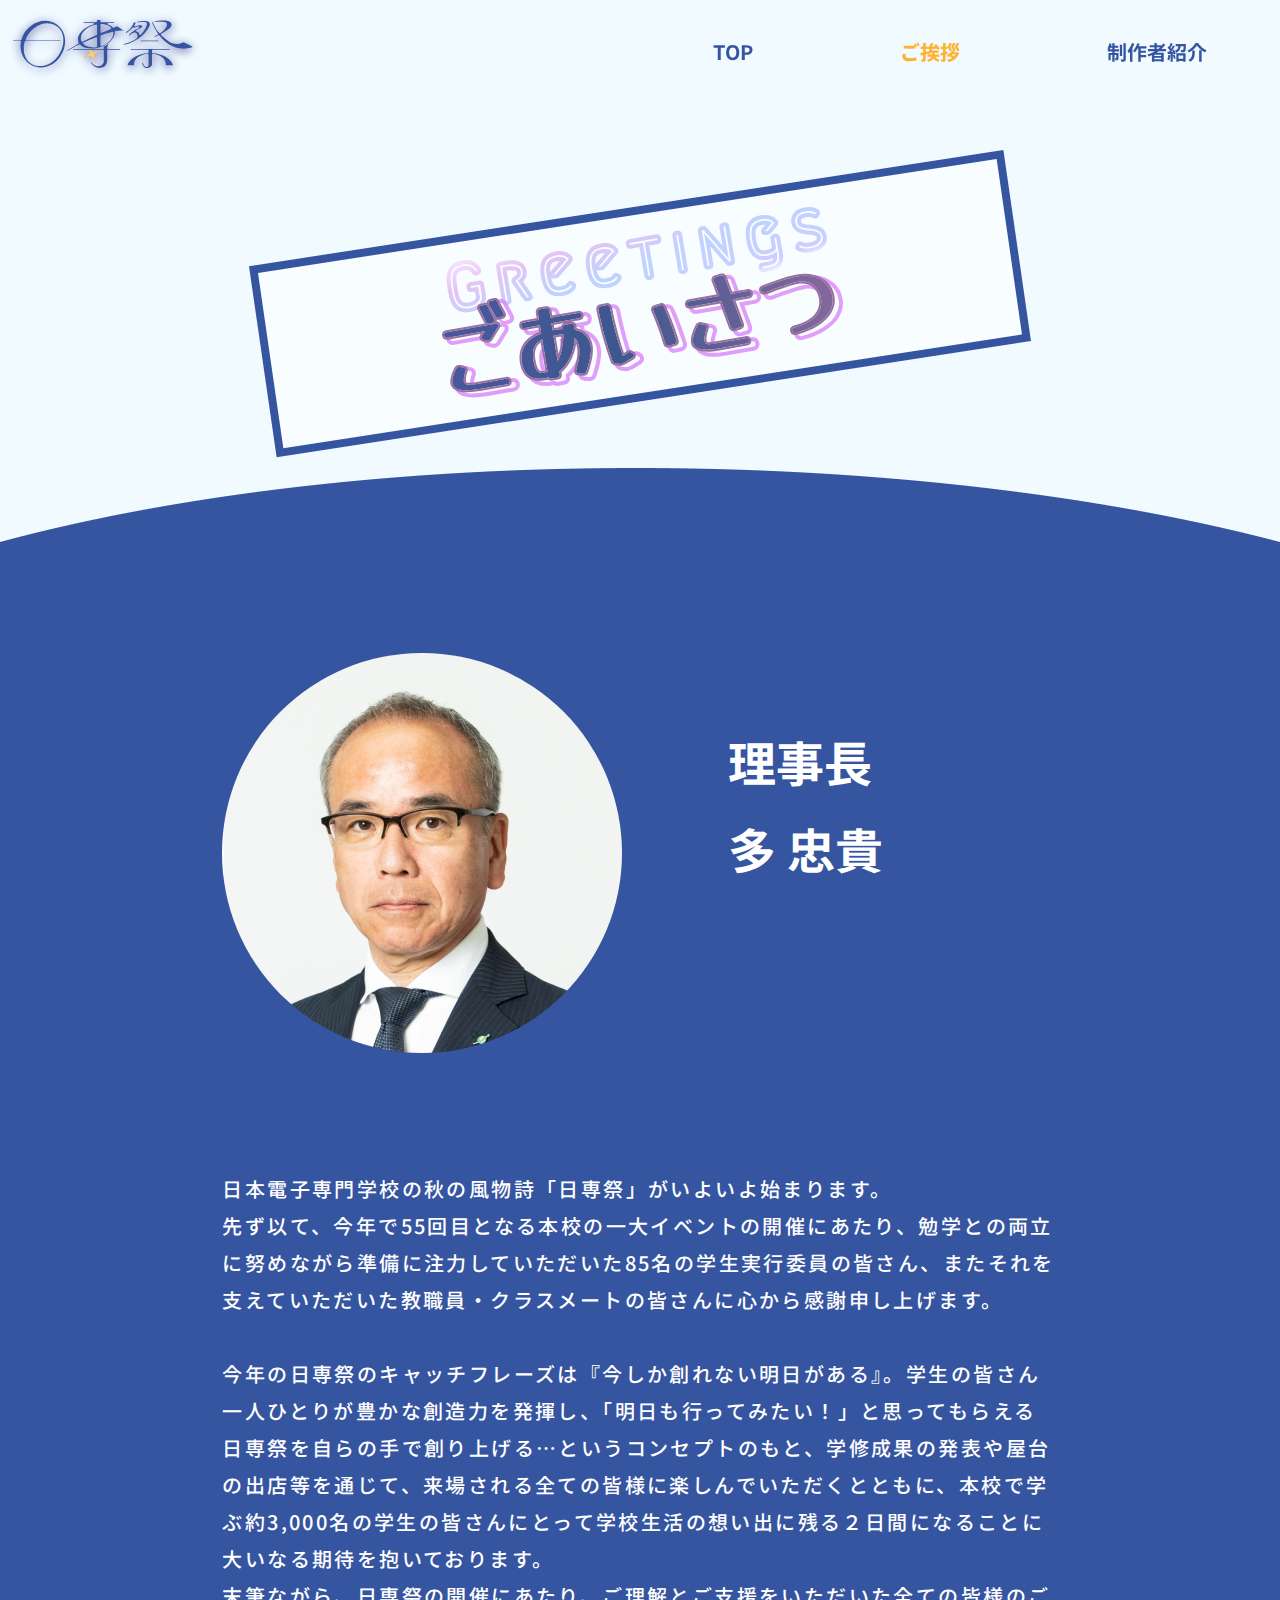
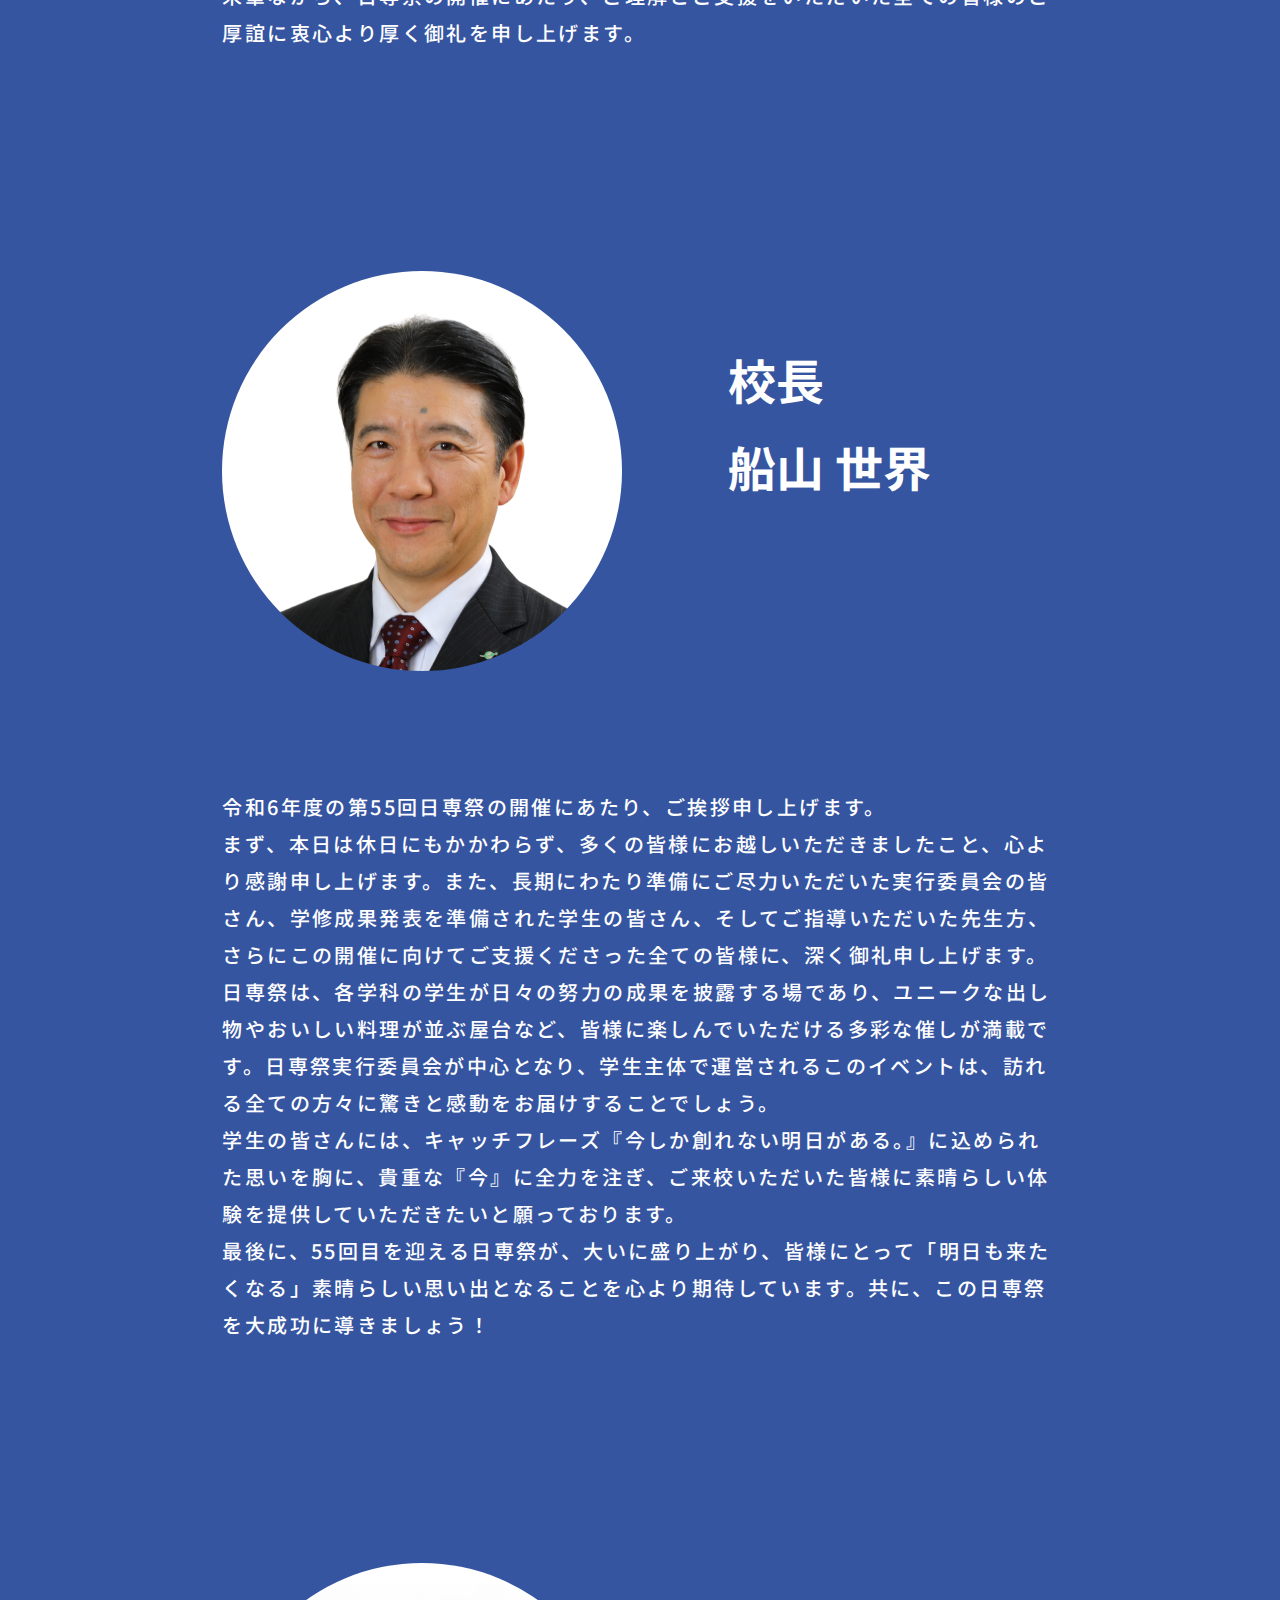
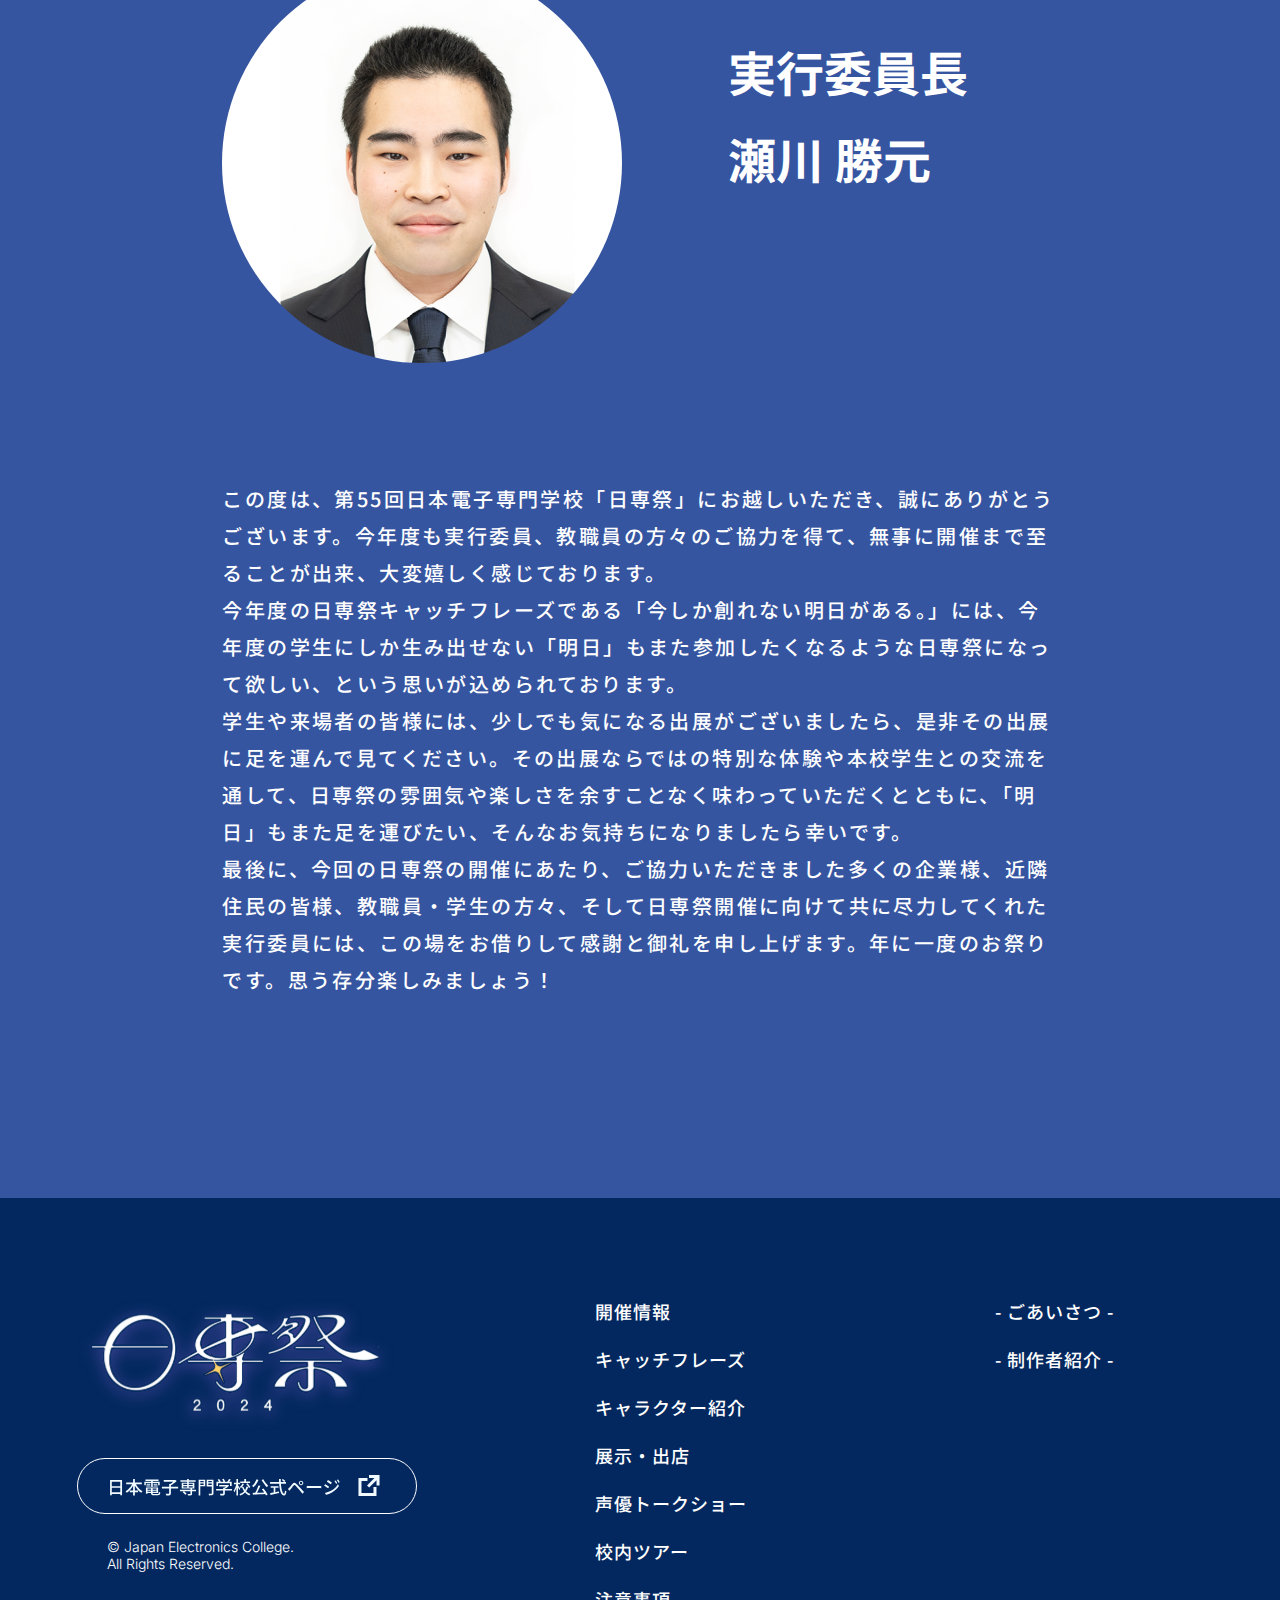
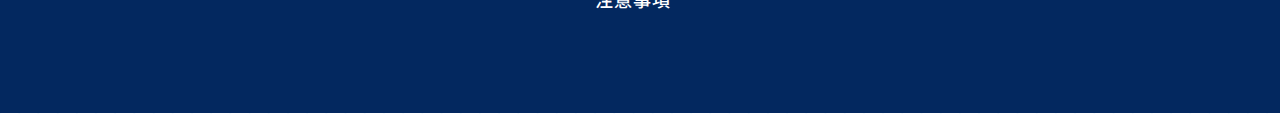
<file: greeting/index.html>
<!DOCTYPE html>
<html lang="ja">
  <head>
    <meta charset="UTF-8" />
    <meta name="viewport" content="width=device-width, initial-scale=1.0" />
    <link rel="stylesheet" href="../css/style.css" />
    <link rel="icon" type="image/x-icon" href="../img/favicon_256.ico" />
    <script src="../js/common.js" defer></script>
    <script src="https://cdn.jsdelivr.net/npm/swiper@8.4.7/swiper-bundle.min.js"></script>

    <title>ご挨拶｜2024日専祭</title>
  </head>
  <body>
    <div id="sub-container">
      <header class="sub-header">
        <a href="../index.html">
          <img
            class="header-logo"
            src="../img/header-logo.svg"
            alt="日専祭2024"
        /></a>

        <nav class="pc-nav pc-only">
          <ul>
            <li class="pc-nav-li"><a href="../index.html">TOP</a></li>
            <li class="pc-nav-active"><a href="index.html">ご挨拶</a></li>
            <li class="pc-nav-li">
              <a href="../member/index.html">制作者紹介</a>
            </li>
          </ul>
        </nav>
        <!-- ハンバーガメニュー スマホonly -->
        <div class="menu_icon phone-only">
          <div class="menu_icon-line linea"></div>
          <div class="menu_icon-line lineb"></div>
          <div class="menu_icon-line linec"></div>
        </div>

        <nav class="phone-nav phone-only">
          <ul>
            <li><a href="../index.html#event">開催情報</a></li>
            <li><a href="../index.html#catchphrase">キャッチフレーズ</a></li>
            <li><a href="../index.html#character">キャラクター紹介</a></li>
            <li><a href="../index.html#stalls">展示・出店</a></li>
            <li><a href="../index.html#voiceactor">声優トークショー</a></li>
            <li><a href="../index.html#executiveplan">校内ツアー</a></li>
            <li><a href="../index.html#precautions">注意事項</a></li>
          </ul>
          <ul>
            <li><a href="#">ごあいさつ</a></li>
            <li><a href="../member/index.html">制作者紹介</a></li>
            <li id="hp-link">
              <a href="https://www.jec.ac.jp/">日本電子専門学校公式ページ</a>
            </li>
          </ul>
        </nav>
      </header>
      <main>
        <h2 class="sub-title">
          <img src="../img/title-greeting.svg" alt="ご挨拶" />
        </h2>
        <article>
          <section class="greeting greeting1">
            <img
              class="greeting_img"
              src="../img/greeting-1.png"
              alt="理事長 多 忠貴"
            />
            <h3 class="greeting_name">理事長<br />多 忠貴</h3>
            <p class="greeting_text">
              日本電子専門学校の秋の風物詩「日専祭」がいよいよ始まります。<br />
              先ず以て、今年で55回目となる本校の一大イベントの開催にあたり、勉学との両立に努めながら準備に注力していただいた85名の学生実行委員の皆さん、またそれを支えていただいた教職員・クラスメートの皆さんに心から感謝申し上げます。
              <br /><br />
              今年の日専祭のキャッチフレーズは『今しか創れない明日がある』。学生の皆さん一人ひとりが豊かな創造力を発揮し、「明日も行ってみたい！」と思ってもらえる日専祭を自らの手で創り上げる…というコンセプトのもと、学修成果の発表や屋台の出店等を通じて、来場される全ての皆様に楽しんでいただくとともに、本校で学ぶ約3,000名の学生の皆さんにとって学校生活の想い出に残る２日間になることに大いなる期待を抱いております。<br /><br />
              末筆ながら、日専祭の開催にあたり、ご理解とご支援をいただいた全ての皆様のご厚誼に衷心より厚く御礼を申し上げます。
            </p>
          </section>
          <section class="greeting">
            <img
              class="greeting_img"
              src="../img/greeting-2.png"
              alt="校長 船山 世界"
            />
            <h3 class="greeting_name">校長<br />船山 世界</h3>
            <p class="greeting_text">
              令和6年度の第55回日専祭の開催にあたり、ご挨拶申し上げます。<br />
              まず、本日は休日にもかかわらず、多くの皆様にお越しいただきましたこと、心より感謝申し上げます。また、長期にわたり準備にご尽力いただいた実行委員会の皆さん、学修成果発表を準備された学生の皆さん、そしてご指導いただいた先生方、さらにこの開催に向けてご支援くださった全ての皆様に、深く御礼申し上げます。<br /><br />
              日専祭は、各学科の学生が日々の努力の成果を披露する場であり、ユニークな出し物やおいしい料理が並ぶ屋台など、皆様に楽しんでいただける多彩な催しが満載です。日専祭実行委員会が中心となり、学生主体で運営されるこのイベントは、訪れる全ての方々に驚きと感動をお届けすることでしょう。<br /><br />
              学生の皆さんには、キャッチフレーズ『今しか創れない明日がある。』に込められた思いを胸に、貴重な『今』に全力を注ぎ、ご来校いただいた皆様に素晴らしい体験を提供していただきたいと願っております。<br />
              最後に、55回目を迎える日専祭が、大いに盛り上がり、皆様にとって「明日も来たくなる」素晴らしい思い出となることを心より期待しています。共に、この日専祭を大成功に導きましょう！
            </p>
          </section>
          <section class="greeting">
            <img
              class="greeting_img"
              src="../img/greeting-3.png"
              alt="実行委員長 瀬川 勝元"
            />
            <h3 class="greeting_name">実行委員長<br />瀬川 勝元</h3>
            <p class="greeting_text">
              この度は、第55回日本電子専門学校「日専祭」にお越しいただき、誠にありがとうございます。今年度も実行委員、教職員の方々のご協力を得て、無事に開催まで至ることが出来、大変嬉しく感じております。<br />
              今年度の日専祭キャッチフレーズである「今しか創れない明日がある。」には、今年度の学生にしか生み出せない「明日」もまた参加したくなるような日専祭になって欲しい、という思いが込められております。<br /><br />
              学生や来場者の皆様には、少しでも気になる出展がございましたら、是非その出展に足を運んで見てください。その出展ならではの特別な体験や本校学生との交流を通して、日専祭の雰囲気や楽しさを余すことなく味わっていただくとともに、「明日」もまた足を運びたい、そんなお気持ちになりましたら幸いです。<br /><br />
              最後に、今回の日専祭の開催にあたり、ご協力いただきました多くの企業様、近隣住民の皆様、教職員・学生の方々、そして日専祭開催に向けて共に尽力してくれた実行委員には、この場をお借りして感謝と御礼を申し上げます。年に一度のお祭りです。思う存分楽しみましょう！
            </p>
          </section>
        </article>
      </main>
      <footer>
        <div class="footer-container">
          <p class="footer-logo">
            <a href="../index.html"
              ><img src="../img/footer-logo.svg" alt="日専祭2024"
            /></a>
          </p>

          <ul class="footer-ul footer-ul-ul1">
            <li><a href="../index.html#event">開催情報</a></li>
            <li><a href="../index.html#catchphrase">キャッチフレーズ</a></li>
            <li><a href="../index.html#character">キャラクター紹介</a></li>
            <li><a href="../index.html#stalls">展示・出店</a></li>
            <li><a href="../index.html#voiceactor">声優トークショー</a></li>
            <li><a href="../index.html#executiveplan">校内ツアー</a></li>
            <li><a href="../index.html#precautions">注意事項</a></li>
          </ul>
          <ul class="footer-ul footer-ul-ul2">
            <li><a href="../greeting/index.html">- ごあいさつ -</a></li>
            <li><a href="../member/index.html">- 制作者紹介 -</a></li>
          </ul>

          <a href="https://www.jec.ac.jp/">
            <img
              class="hpbtn"
              src="../img/hpbtn.svg"
              alt="ホームページへのリンク"
            />
          </a>

          <small
            >&copy; Japan Electronics College. <br />
            All Rights Reserved.</small
          >
        </div>
      </footer>
      <img class="backtotop" src="../img/btn-white.png" alt="backtotop" />
    </div>
  </body>
</html>
</file>
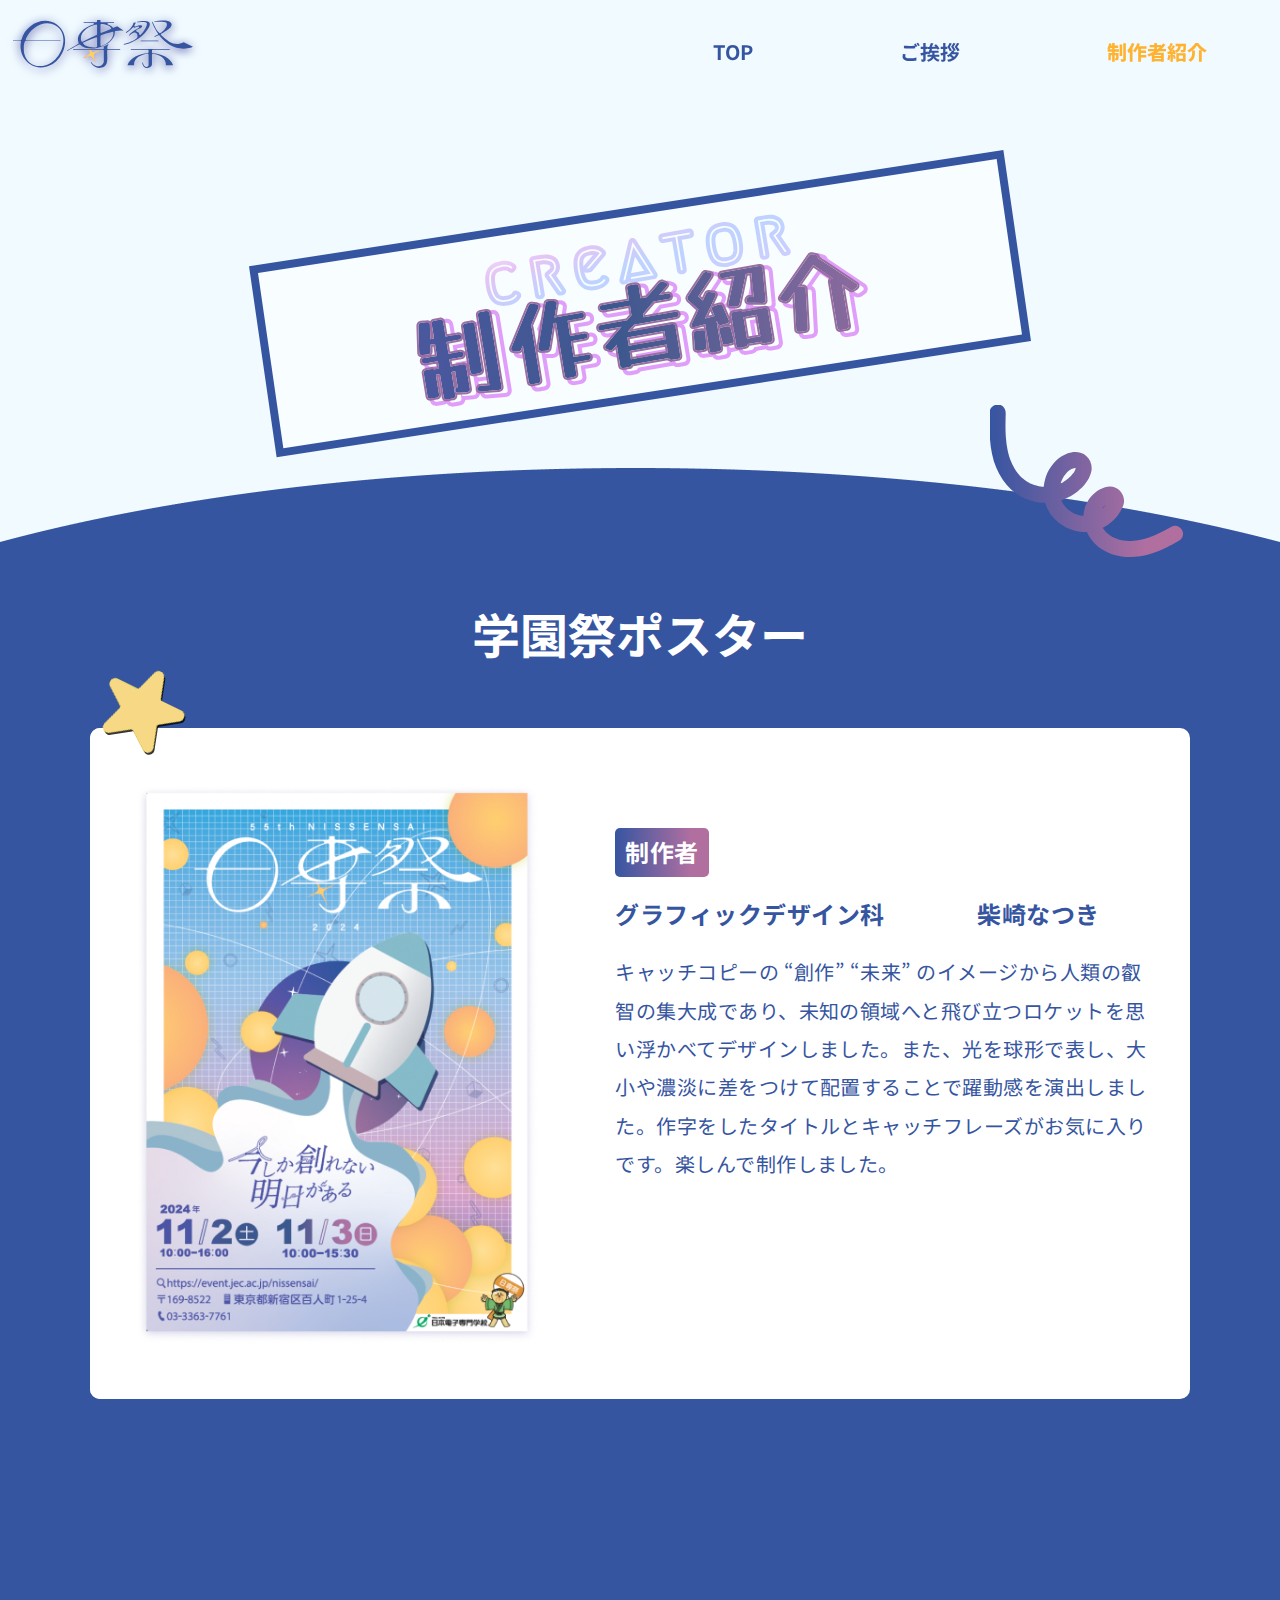
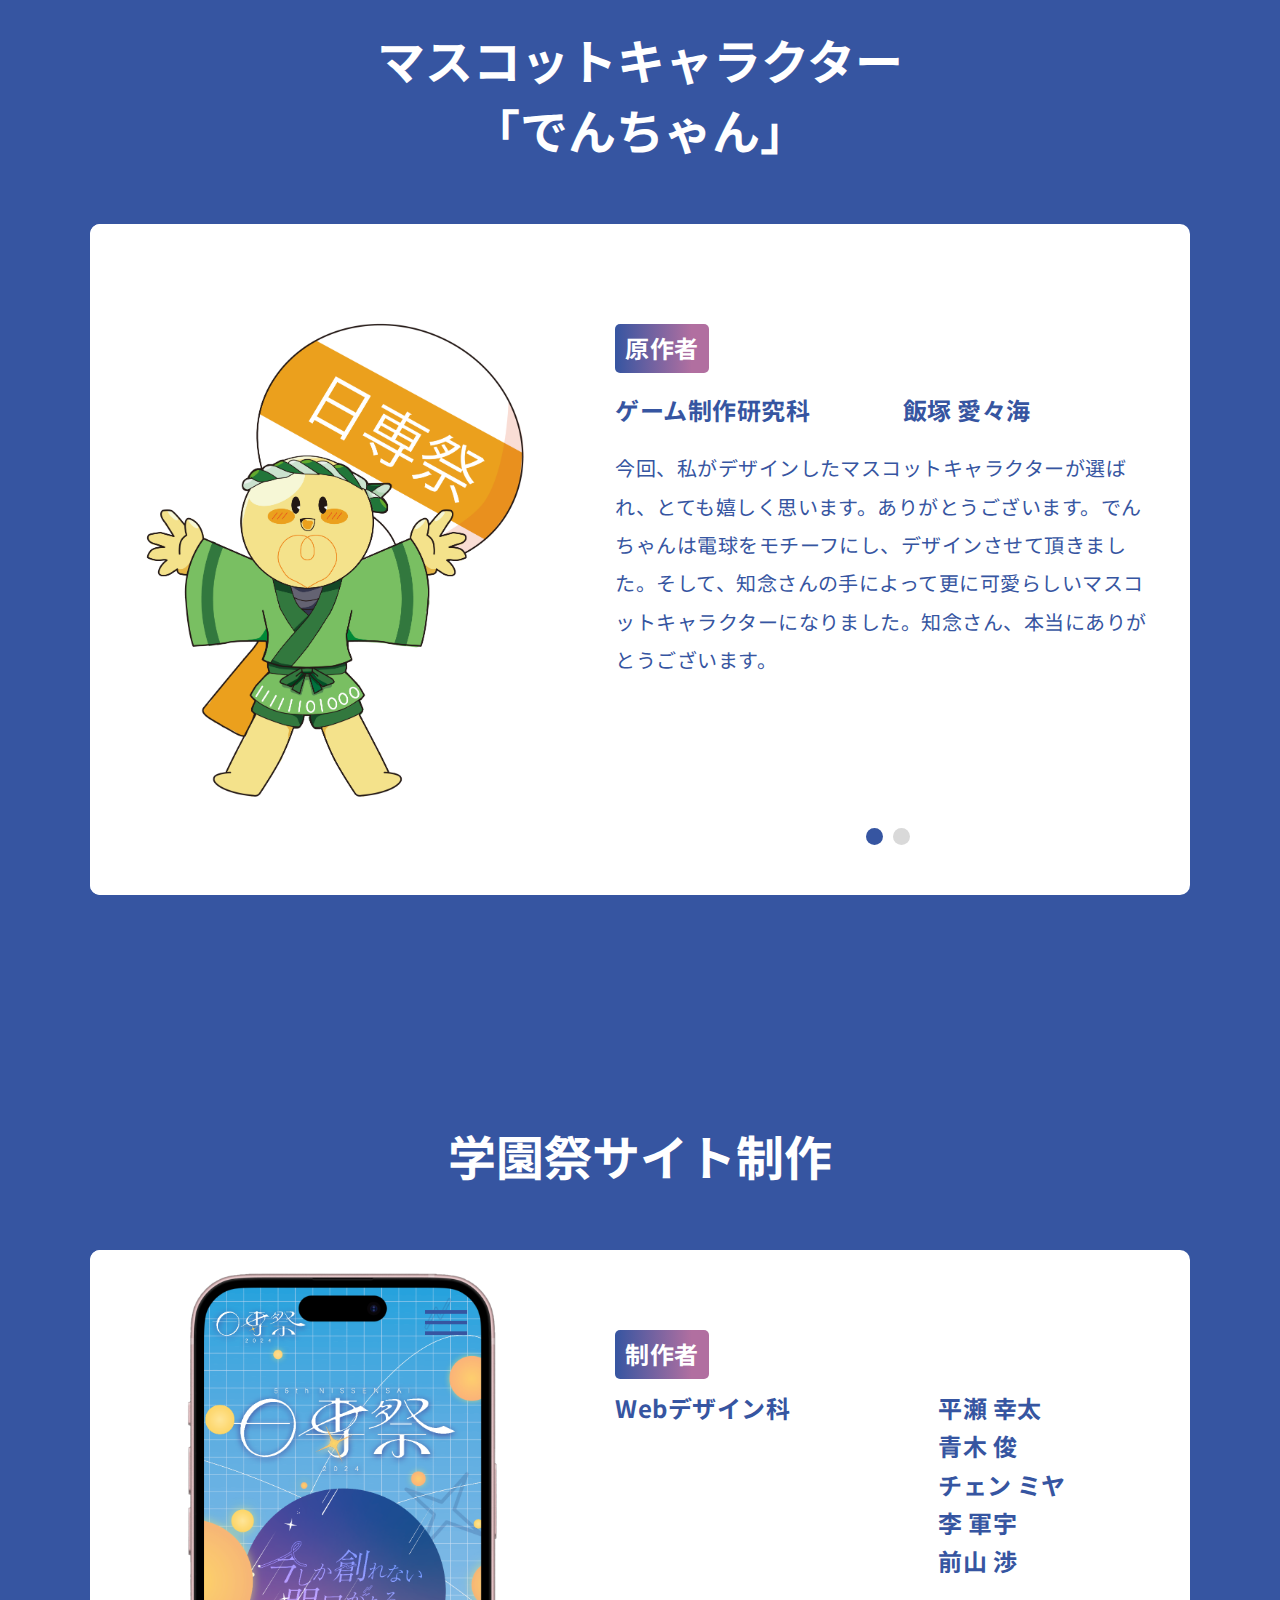
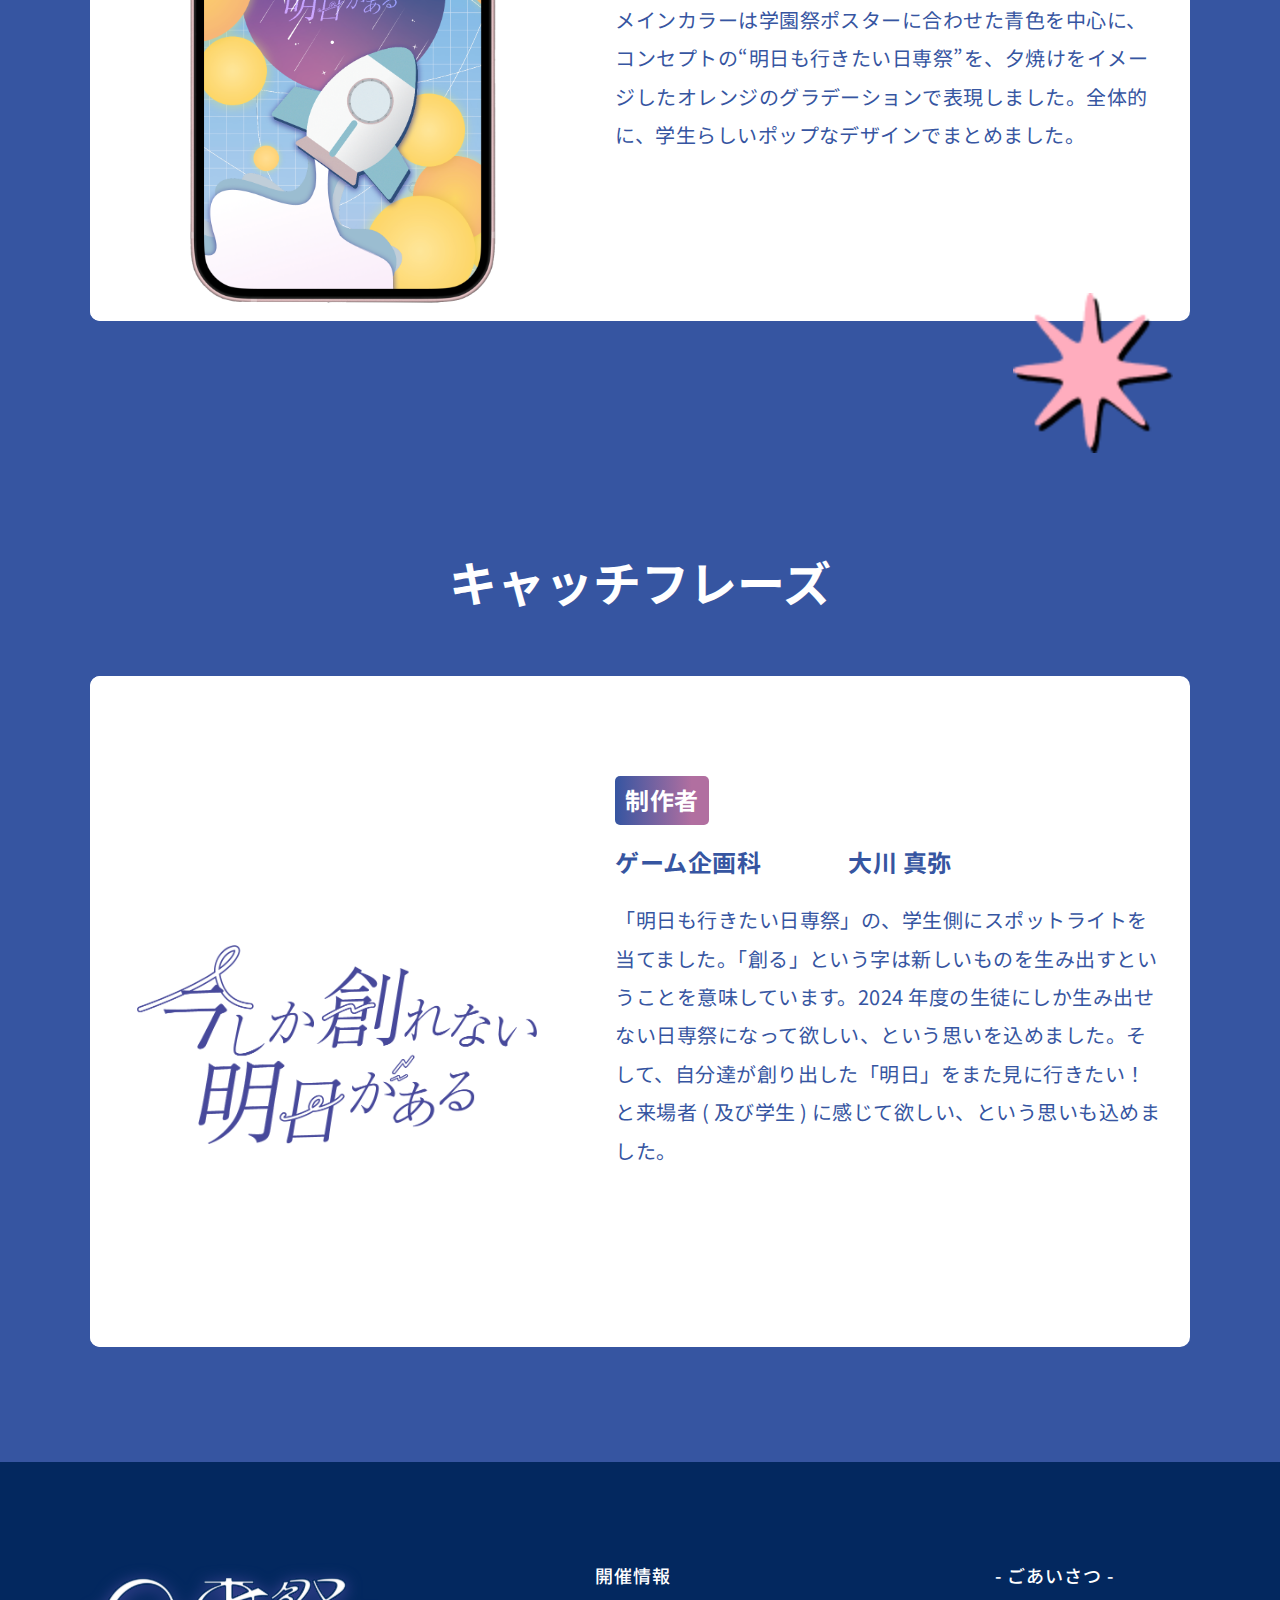
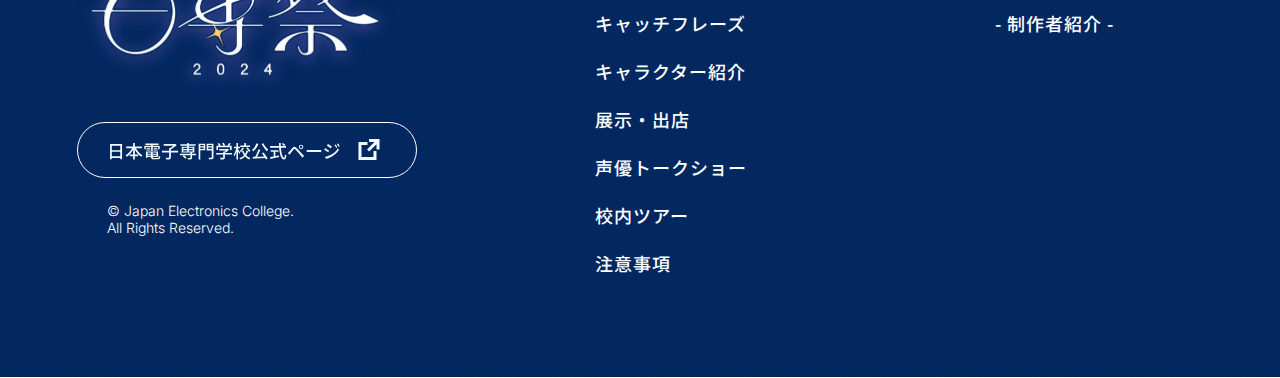
<file: member/index.html>
<!DOCTYPE html>
<html lang="ja">
  <head>
    <meta charset="UTF-8" />
    <meta name="viewport" content="width=device-width, initial-scale=1.0" />
    <link rel="icon" type="image/x-icon" href="./img/favicon_256.ico" />
    <link rel="stylesheet" href="../css/style.css" />
    <script src="../js/common.js" defer></script>
    <title>制作者紹介｜2024日専祭</title>
  </head>
  <body>
    <div id="sub-container">
      <header class="sub-header">
        <a href="../index.html">
          <img
            class="header-logo"
            src="../img/header-logo.svg"
            alt="日専祭2024"
        /></a>
        <nav class="pc-nav pc-only">
          <ul>
            <li class="pc-nav-li"><a href="../index.html">TOP</a></li>
            <li class="pc-nav-li">
              <a href="../greeting/index.html">ご挨拶</a>
            </li>
            <li class="pc-nav-active"><a href="index.html">制作者紹介</a></li>
          </ul>
        </nav>
        <!-- ハンバーガメニュー スマホonly -->
        <div class="menu_icon phone-only">
          <div class="menu_icon-line linea"></div>
          <div class="menu_icon-line lineb"></div>
          <div class="menu_icon-line linec"></div>
        </div>

        <nav class="phone-nav phone-only">
          <ul>
            <li><a href="../index.html#event">開催情報</a></li>
            <li><a href="../index.html#catchphrase">キャッチフレーズ</a></li>
            <li><a href="../index.html#character">キャラクター紹介</a></li>
            <li><a href="../index.html#stalls">展示・出店</a></li>
            <li><a href="../index.html#voiceactor">声優トークショー</a></li>
            <li><a href="../index.html#executiveplan">校内ツアー</a></li>
            <li><a href="../index.html#precautions">注意事項</a></li>
          </ul>
          <ul>
            <li><a href="../greeting/index.html">ごあいさつ</a></li>
            <li><a href="index.html">制作者紹介</a></li>
            <li id="hp-link">
              <a href="https://www.jec.ac.jp/">日本電子専門学校公式ページ</a>
            </li>
          </ul>
        </nav>

        <!-- ハンバーガメニュー スマホonly -->
      </header>
      <main>
        <h2 class="sub-title"><img src="../img/title-creator.svg" alt="" /></h2>
        <article class="member_container">
          <section class="member">
            <h3 class="sub-subtitle1">学園祭ポスター</h3>
            <div class="member-box">
              <img
                class="member-deco member-deco0 pc-only"
                src="../img/member-star1.svg"
                alt="飾りstar"
              />
              <img
                class="member-deco member-deco01 pc-only"
                src="../img/member-star2.svg"
                alt="飾りstarshadow"
              />
              <img
                class="member-deco member-deco1"
                src="../img/member-decoration-1a.svg"
                alt="飾り1"
              /><img
                class="member-deco member-deco1 hidden"
                src="../img/member-decoration-1b.svg"
                alt="飾り1b"
              />
              <section class="member_photos">
                <div class="member_photo">
                  <!-- <img src="../img/poster.jpg" alt="学園祭ポスター" /> -->
                  <picture>
                    <source
                      media="(min-width: 960px)"
                      srcset="../img/posterpc.jpg"
                    />
                    <img src="../img/poster.jpg" alt="学園祭ポスター" />
                  </picture>
                </div>
              </section>

              <section class="member_info">
                <p class="member_name">
                  <span class="member_tag">制作者</span>
                  グラフィックデザイン科
                  <span class="member_grade"></span>柴崎なつき
                </p>
                <p class="member_text">
                  キャッチコピーの “創作” “未来”
                  のイメージから人類の叡智の集大成であり、未知の領域へと飛び立つロケットを思い浮かべてデザインしました。また、光を球形で表し、大小や濃淡に差をつけて配置することで躍動感を演出しました。作字をしたタイトルとキャッチフレーズがお気に入りです。楽しんで制作しました。
                </p>
              </section>
            </div>
          </section>
          <section class="member" id="dennchan">
            <h3>
              マスコットキャラクター <br />
              「でんちゃん」
            </h3>

            <div class="member-box">
              <img
                class="member-deco member-deco2 phone-only"
                src="../img/member-decoration-2.svg"
                alt="ビリビリ"
              />
              <section class="member_photos">
                <div class="member_photo">
                  <picture>
                    <source
                      media="(min-width: 960px)"
                      srcset="../img/tennchan.png"
                    />
                    <img src="../img/tennchan.png" alt="でんちゃん" />
                  </picture>
                </div>
              </section>

              <section class="member_info member_infoslide">
                <div class="member-switchs">
                  <div class="member-switch active"></div>
                  <div class="member-switch"></div>
                </div>
                <section class="member_info3 info3a info-active">
                  <p class="member_name">
                    <span class="member_tag">原作者</span>
                    ゲーム制作研究科 <span class="member_grade"></span> 飯塚
                    愛々海<br />
                  </p>
                  <p class="member_text">
                    今回、私がデザインしたマスコットキャラクターが選ばれ、とても嬉しく思います。ありがとうございます。でんちゃんは電球をモチーフにし、デザインさせて頂きました。そして、知念さんの手によって更に可愛らしいマスコットキャラクターになりました。知念さん、本当にありがとうございます。
                  </p>
                </section>
                <section class="member_info3 info3b">
                  <p class="member_name">
                    <span class="member_tag">デザイン</span>
                    グラフィックデザイン科
                    <span class="member_grade"></span> 知念 光南
                  </p>
                  <p class="member_text">
                    でんちゃんを見た時、その可愛らしさに一目惚れしてしまい、もっと多くの方に知ってほしいと思ってデザインしました。
                    日専祭らしさを出すためにエレックくんの要素を参考にして、元気で明るいでんちゃんを作りました。
                    今後沢
                    山の人にでんちゃんが愛されて欲しいなと思います。これからでんちゃんをよろしくお願いします!
                  </p>
                </section>
              </section>
            </div>
          </section>
          <section class="member">
            <h3>学園祭サイト制作</h3>
            <div class="member-box">
              <section class="member_photos">
                <div class="member_photo">
                  <picture>
                    <source
                      media="(min-width: 960px)"
                      srcset="../img/web-toppage.png"
                    />
                    <img
                      src="../img/web-toppage.png"
                      width="250px"
                      alt="サイト制作"
                    />
                  </picture>
                </div>
              </section>

              <section class="member_info member_infoweb">
                <div class="member_name member_web">
                  <span class="member_tag">制作者</span>
                  <span>Webデザイン科</span>
                  <ul class="member_web-name">
                    <li>平瀬 幸太</li>
                    <li>青木 俊</li>
                    <li>チェン ミヤ</li>
                    <li>李 軍宇</li>
                    <li>前山 渉</li>
                  </ul>
                </div>
                <p class="member_text">
                  メインカラーは学園祭ポスターに合わせた青色を中心に、コンセプトの“明日も行きたい日専祭”を、夕焼けをイメージしたオレンジのグラデーションで表現しました。全体的に、学生らしいポップなデザインでまとめました。
                </p>
              </section>
            </div>
          </section>
          <section class="member">
            <h3>キャッチフレーズ</h3>
            <div class="member-box">
              <img
                class="member-deco member-deco4"
                src="../img/member-decoration-4.png"
                alt="ピンク星"
              />
              <section class="member_photos member_photos4">
                <div class="member_photo">
                  <picture>
                    <source
                      media="(min-width: 960px)"
                      srcset="../img/catch.png"
                    />
                    <img src="../img/catch.png" alt="キャッチフレーズ" />
                  </picture>
                </div>
              </section>

              <section class="member_info">
                <p class="member_name">
                  <span class="member_tag">制作者</span>
                  ゲーム企画科<span class="member_grade"></span>大川 真弥
                </p>
                <p class="member_text member_text-last">
                  「明日も行きたい日専祭」の、学生側にスポットライトを当てました。「創る」という字は新しいものを生み出すということを意味しています。2024
                  年度の生徒にしか生み出せない日専祭になって欲しい、という思いを込めました。そして、自分達が創り出した「明日」をまた見に行きたい！と来場者
                  ( 及び学生 ) に感じて欲しい、という思いも込めました。
                </p>
              </section>
            </div>
          </section>
        </article>
      </main>
      <footer>
        <div class="footer-container">
          <p class="footer-logo">
            <a href="../index.html"
              ><img src="../img/footer-logo.svg" alt="日専祭2024"
            /></a>
          </p>

          <ul class="footer-ul footer-ul-ul1">
            <li><a href="../index.html#event">開催情報</a></li>
            <li><a href="../index.html#catchphrase">キャッチフレーズ</a></li>
            <li><a href="../index.html#character">キャラクター紹介</a></li>
            <li><a href="../index.html#stalls">展示・出店</a></li>
            <li><a href="../index.html#voiceactor">声優トークショー</a></li>
            <li><a href="../index.html#executiveplan">校内ツアー</a></li>
            <li><a href="../index.html#precautions">注意事項</a></li>
          </ul>
          <ul class="footer-ul footer-ul-ul2">
            <li><a href="../greeting/index.html">- ごあいさつ -</a></li>
            <li><a href="../member/index.html">- 制作者紹介 -</a></li>
          </ul>

          <a href="https://www.jec.ac.jp/">
            <img
              class="hpbtn"
              src="../img/hpbtn.svg"
              alt="ホームページへのリンク"
            />
          </a>

          <small
            >&copy; Japan Electronics College. <br />
            All Rights Reserved.</small
          >
        </div>
      </footer>
      <img class="backtotop" src="../img/btn-white.png" alt="backtotop" />
    </div>
  </body>
</html>
</file>
<file: css/style.css>
@charset "utf-8";
@import url("https://fonts.googleapis.com/css2?family=Inter:ital,opsz,wght@0,14..32,100..900;1,14..32,100..900&family=Megrim&family=Yusei+Magic&family=Zen+Maru+Gothic:wght@300;400;500;700;900&display=swap");
@import url("https://fonts.googleapis.com/css2?family=Noto+Sans+JP:wght@100..900&family=Noto+Sans:ital,wght@0,100..900;1,100..900&display=swap");
/* --------------------------------------*
 * keyframes
 *-------------------------------------- */
@keyframes star {
  from {
    filter: drop-shadow(0 0 0 rgba(255, 255, 0, 0.8));
  }

  to {
    filter: drop-shadow(0 0 10px rgba(255, 255, 0, 1));
  }
}
@keyframes pstars {
  25% {
    opacity: 1;
  }

  75% {
    opacity: 0;
  }
  100% {
    opacity: 1;
  }
}

@keyframes point {
  0% {
    filter: drop-shadow(0 0 1px rgba(255, 255, 0, 0.8));
    scale: 1.2;
  }

  50% {
    filter: drop-shadow(0 0 3px rgba(255, 255, 0, 1));
    scale: 1.6;
  }
  100% {
    filter: drop-shadow(0 0 1px rgba(255, 255, 0, 1));
    scale: 1.2;
  }
}

@keyframes starlight {
  from {
    opacity: 1;
  }

  to {
    opacity: 0;
  }
}

@keyframes info {
  0% {
    opacity: 0;
  }

  100% {
    opacity: 1;
  }
}

@keyframes MoveLeft {
  from {
    transform: translateX(100%);
  }

  to {
    transform: translateX(-100%);
  }
}

@keyframes MoveLeft2 {
  from {
    transform: translateX(0);
  }

  to {
    transform: translateX(-200%);
  }
}
@keyframes waves {
  33% {
    background: url(../img/plan_line.svg) no-repeat;
  }
  66% {
    background: url(../img/plan_line2.svg) no-repeat;
  }
}

/* --------------------------------------*
 * reset and base
 *-------------------------------------- */
html,
body,
div,
span,
object,
iframe,
h1,
h2,
h3,
h4,
h5,
h6,
p,
blockquote,
pre,
abbr,
address,
cite,
code,
del,
dfn,
em,
img,
ins,
kbd,
q,
samp,
hr,
small,
strong,
sub,
sup,
var,
b,
i,
dl,
dt,
dd,
ol,
ul,
li,
fieldset,
form,
label,
legend,
table,
caption,
tbody,
tfoot,
thead,
tr,
th,
td,
article,
aside,
canvas,
details,
figcaption,
figure,
footer,
header,
hgroup,
menu,
nav,
section,
summary,
time,
mark,
audio,
video {
  margin: 0;
  padding: 0;
  border: 0;
  outline: 0;
  vertical-align: baseline;
  background: transparent;
}

article,
aside,
details,
figcaption,
figure,
footer,
header,
hgroup,
menu,
nav,
section {
  display: block;
  margin: 0;
}

html {
  font-family: "Noto sans JP", sans-serif;
  scroll-behavior: smooth;
}

body {
  -webkit-text-size-adjust: 100%;
  /* for iOS, Android */
  background-image: url(../img/bg_pc.png);
}

li {
  list-style: none;
}

a,
button {
  -webkit-tap-highlight-color: transparent;
  /* for iOS, Android */
  cursor: pointer;
}

img {
  max-width: 100%;
  height: auto;
  vertical-align: top;
}

table {
  border-collapse: collapse;
  border-spacing: 0;
}

caption,
th {
  text-align: left;
}

button {
  padding: 0;
  border-style: none;
  border-radius: 0;
  background-color: transparent;
  cursor: pointer;
  -webkit-appearance: none;
  -moz-appearance: none;
  appearance: none;
  line-height: 1;
}

input,
select,
textarea {
  padding: 0;
  border-style: none;
  border-radius: 0;
  background-color: transparent;
  -webkit-appearance: none;
  -moz-appearance: none;
  appearance: none;
  font-family: inherit;
  line-height: 1;
}

strong,
em,
b {
  font-weight: 700;
  font-style: normal;
}

*,
*::before,
*::after {
  box-sizing: border-box;
}

:root {
  --clr-blue: #3655a1;
  --clr-footer-blue: #03285f;
  --holo-sticker: linear-gradient(
    160deg,
    #f6bdee 0%,
    #feeeff 13.18%,
    #e4c4f5 33.2%,
    #bed3ff 54.2%,
    #ccceff 76.77%,
    #f2fcff 83.79%,
    #e5edff 89.61%,
    #bed3ff 96.68%,
    #bed3ff 97.66%
  );
  --holo-map: linear-gradient(90deg, #3655a1 0%, #b16fa0 115.61%);
}

/* --------------------------------------*
 * common
 *-------------------------------------- */
.pc-only {
  display: none;
}
.sp-only {
  display: block;
}

#sub-container {
  max-width: 640px;
  margin: 0 auto;
  /* background-image: url(../img/bg_pc.png); */
  background-color: #f0faff;
  position: relative;
  font-size: 16px;
  font-family: "Noto Sans JP", sans-serif;
}

.header-logo {
  width: 33%;
  max-width: 180px;
  position: fixed;
  left: 1%;
  top: 20px;
  z-index: 15;
  filter: drop-shadow(0px 2px 5px #47499c);
}

@media screen and (min-width: 330px) and (max-width: 640px) {
  .header-logo {
    width: 33%;
    max-width: 200px;
    left: 2.5%;
    top: 30px;
  }
}

.menu_icon {
  max-width: 60px;
  width: 15%;
  aspect-ratio: 1 / 1;
  position: fixed;
  top: 20px;
  right: 20px;
  z-index: 18;
  display: flex;
  flex-flow: column;
  justify-content: center;
  gap: 10px;
}

.menu_icon-line {
  width: 100%;
  border-top: 5px solid #3655a1;
}

.menu_icon-line.open {
  transition: transform 0.6s ease-in-out;
  transform-origin: center;
}

.linea.open {
  position: relative;
  top: 15px;
  transform: rotate(45deg);
}

.lineb.open {
  display: none;
}

.linec.open {
  transform: rotate(-45deg);
}

.fixedbox {
  width: 100%;
  height: 100px;
  background-color: rgba(240, 250, 255, 0.7);
  position: fixed;
  top: 0;
  left: 0;
  display: none;
  z-index: 10;
}

.pc-nav {
  position: fixed;
  font-size: 20px;
  z-index: 16;
  width: 50%;
  margin-left: 50%;
  font-weight: 700;
}

.pc-nav ul {
  list-style-type: none;
  display: flex;
  justify-content: space-around;
  padding: 37px 0;
}

.pc-nav ul li a {
  text-decoration: none;
  color: #3655a1;
  opacity: 1;
}

.pc-nav li.pc-nav-li:hover a {
  opacity: 0.4;
}

.pc-nav .pc-nav-active a {
  color: #ffb22f;
  font-weight: 800;
}

.pc-nav-hp ul li a {
  color: white;
}
.phone-nav {
  height: 100vh;
  width: 100%;
  max-width: 640px;
  z-index: 16;
  position: fixed;
  background-color: #f0faff;
  right: -100%;
  transition: 0.4s ease-in-out;
}

.phone-nav ul {
  margin: 6vh auto;
}

.phone-nav ul li {
  list-style-type: none;
  width: 100%;
  margin: 4.5vh auto;
  text-align: center;
}

.phone-nav ul li a {
  text-decoration: none;
  color: #3655a1;
  font-size: 20px;
  font-weight: 600;
}

.phone-nav ul:last-child {
  position: relative;
}

.phone-nav ul:last-child::before {
  content: "";
  width: 74%;
  border-top: 2px solid #3655a1;
  position: absolute;
  top: -2vh;
  left: 13%;
}

.phone-nav #hp-link a::after {
  content: url(../img/gg_blueexternal.png);
  position: relative;
  top: 0.6vh;
}

.phone-nav.open {
  right: 0;
}

footer {
  background-color: #03285f;
  height: 100vh;
  text-align: center;
}

@media screen and (max-height: 800px) {
  footer {
    height: 800px;
  }
}

footer li:hover a {
  color: #feca72;
}

footer .footer-logo {
  padding: 3vh 0 2vh;
}

footer .footer-ul {
  width: 100%;
  display: flex;
  flex-direction: column;
  justify-content: space-around;
}

footer .footer-ul a {
  text-decoration: none;
  color: white;
}

footer .footer-ul li {
  list-style-type: none;
  width: 100%;
  margin: 0 auto 3.2vh;
  text-align: center;
  font-size: 20px;
  font-weight: 700;
  letter-spacing: 1px;
}

footer .footer-ul-ul2 {
  margin: 1vh auto;
}

footer .hpbtn {
  transition: opacity 0.5s ease-in-out;
}

footer small {
  display: block;
  padding-top: 6vh;
  margin: 0 auto;
  font-size: 14px;
  width: fit-content;
  color: white;
  font-weight: 300;
  text-align: center;
  font-family: Inter;
}

.backtotop {
  display: none;
  border-radius: 50px;
  position: fixed;
  bottom: 15px;
  right: 3%;
  z-index: 15;
  cursor: pointer;
  transition: opacity 0.5s ease;
  backdrop-filter: blur(2px);
}

.backtotop.hovered {
  opacity: 0.5;
}

/* --------------------------------------*
 * parts
 *-------------------------------------- */
.btn {
  width: 260px;
  display: flex;
  justify-content: center;
  align-items: center;
  padding: 21px 35px 21px 30px;
  border-radius: 50px;
  font-size: 18px;
  font-weight: 700;
  letter-spacing: 0.9px;
  color: #3655a1;
  position: relative;
  box-shadow: 0px 2px 10px 0px rgba(121, 88, 255, 0.3);
  text-decoration: none;
}

.btn::after {
  position: absolute;
  right: 15px;
  content: "";
  width: 20px;
  height: 20px;
  mask-image: url(../img/btn-arrow.svg);
  mask-repeat: no-repeat;
  background-color: #3655a1;
}

.btn--gradation {
  border: 2px solid #f0faff;
  background: var(--holo-sticker);
  color: #3655a1;
  transition: 0.3s ease-in;
}

.btn--gradation:hover {
  background: var(--text, linear-gradient(90deg, #3655a1 0%, #b16fa0 81.61%));
  color: rgba(255, 255, 255, 0.95);
}

.btn--simple {
  background-color: #ffffff;
}

.btn--simple::after {
  right: 17px;
  background-color: #3655a1;
}

.btn__container {
  display: flex;
  flex-direction: column;
  gap: 24px;
}

.btn__container .btn {
  margin: auto;
}

.hp__deco-stars,
.hp__deco-pstars {
  position: absolute;
}

/* --------------------------------------*
 * keyvisual
 *-------------------------------------- */
/* .section__keyvisual {
  background-image: url(../img/main_sp.png);
  display: flex;
  flex-direction: column;
  align-items: center;
} */

.keyvisual_logo {
  position: relative;
  width: 100%;
  /* height: 2400px; */
}

.keyvisual_logo img {
  width: 100%;
}

/* .keyvisual_catchphrase {
  background-image: url(../img/moon.svg);
  position: absolute;
} */

/* position: absolute;
  top: 100px;
  width: 216.917px;
  height: 230.381px;
  transform: rotate(7.68deg);
  flex-shrink: 0;
  margin-inline: auto; */
.keyvisual_star {
  width: 13.7%;
  position: absolute;
  top: 16.2%;
  left: 42%;
}

.keyvisual_star img {
  width: 100%;
  animation: point 3s infinite;
}

.keyvisual_light {
  width: 100%;
  position: fixed;
  top: 0;
}

.keyvisual_light img {
  width: 100%;
}

.stop {
  position: absolute;
  top: 0;
}

.keyvisual_smoke {
  width: 100%;
  position: absolute;
  bottom: -10px;
  @media screen and (min-width: 641px) and (max-width: 1280px) {
    bottom: -5px;
  }
}
.keyvisual_smoke img {
  width: 100%;
}

.section__event {
  position: relative;
  overflow: hidden;
  display: flex;
  flex-direction: column;
  gap: 90px;
  padding-bottom: 180px;
  background-image: url(../img/phonekv0.png);
  background-size: 100%;
  background-repeat: no-repeat;
  background-position: top;
}
.section__event img {
  width: auto;
}
.section__event-star1,
.section__voiceactor-star1,
.section__precautions-star1 {
  left: 2%;
  top: 3px;
  z-index: 10;
  filter: drop-shadow(0 0 0 rgba(255, 255, 0, 1));
  animation: star 1s infinite alternate;
}
.section__event-star2,
.section__voiceactor-star2,
.section__precautions-star2 {
  left: 2%;
  top: 3px;
  z-index: 9;
  animation: starlight 1s infinite alternate;
}
.section__voiceactor-star1,
.section__voiceactor-star2 {
  left: 1%;
  top: -10px;
  transform: rotate(25.72deg);
}
.section__precautions-star1,
.section__precautions-star2 {
  transform: rotate(-30.9deg);
  left: 1.5%;
  top: 3px;
}
.section__event-pstar1,
.section__event-pstar2 {
  left: 0;
  top: 80%;
}
.section__executiveplan-pstar1 {
  left: 10px;
  top: -24px;
  z-index: 9;
  animation: pstars 2s infinite;
}
.section__executiveplan-pstar2 {
  left: 0;
  top: -32px;
  z-index: 8;
}
.section__event-pstar1 {
  left: 0;
  top: calc(80% + 8px);
  animation: pstars 2s infinite;
  z-index: 9;
}
.section__event-pstar2 {
  left: -10px;
  z-index: 8;
}
.section__precautions-pstar1 {
  left: 80%;
  bottom: -19px;
  z-index: 9;
  animation: pstars 2s infinite;
}
.section__precautions-pstar2 {
  left: calc(80% - 10px);
  bottom: -30px;
  z-index: 8;
}
.section__catchphrase {
  position: relative;

  background-image: url(../img/kyattihaikei.png),
    linear-gradient(#fbc75f, #fbc75f);
  background-repeat: repeat no-repeat;
  background-position: top, bottom;
  display: flex;
  flex-direction: column;
  gap: 60px;
  padding-top: 20px;
  padding-bottom: 120px;
  z-index: 8;
}

.section__catchphrase-text {
  color: #3655a1;
  font-size: 16px;
  font-weight: 500;
  line-height: 185%;
  letter-spacing: 0.48px;
  margin-inline: auto;
  padding-top: 60px;
  width: 85%;
}

.section__character {
  background-image: url(../img/kyara.png);
  background-repeat: no-repeat;
  background-position: top center;
  background-size: auto 100%;
  /* padding-top: 80px;
  padding-bottom: 45px; */
  display: flex;
  flex-direction: column;
  gap: 20px;
  padding-bottom: 20px;
  position: relative;
}

.section__character-img {
  position: relative;
  text-align: center;
  img {
    width: 60%;
    position: relative;
    left: 15px;
  }
}
.section__character-stars .section__character-star {
  width: 18%;
  position: absolute;
  animation: point 5s infinite;
}

.section__character-stars .denchan_star1 {
  top: 60%;
  left: 5%;
}

.section__character-stars .denchan_star2 {
  top: -1%;
  left: 20%;
}

.section__character-stars .denchan_star3 {
  top: 50%;
  left: 75%;
}

.section__character-text {
  color: #fff;
  font-family: "Yusei Magic";
  display: inline-flex;
  justify-content: center;
  align-items: center;
  gap: 10px;
  border-radius: 9999px;
  background: rgba(255, 255, 255, 0.4);
  width: 220px;
  font-size: 16px;
  font-style: normal;
  font-weight: 400;
  line-height: 150%;
  /* 24px */
  letter-spacing: 0.8px;
  padding-block: 10px;
  margin-inline: auto;
}

.section__character-text--bold {
  font-size: 32px;
  font-style: normal;
  font-weight: 400;
  line-height: 150%;
  /* 48px */
  letter-spacing: 1.6px;
  padding-block: 0;
  padding-inline: 10px;
  width: 260px;
}

.section__character-img,
.section__catchphrase-img,
.section__voiceactor-img {
  display: block;
  width: fit-content;
  margin-inline: auto;
  padding-top: 30px;
}
.section__catchphrase-img {
  width: 85%;
  margin: 0 auto;
}

.section__stalls {
  padding-top: 60px;
  padding-bottom: 130px;
}

.section__stalls-img--container {
  border-radius: 25px;
  background: linear-gradient(90deg, #3655a1 0%, #b16fa0 115.61%);
  width: 85%;
  text-align: center;
  position: relative;
  border: solid 7px white, solid #3655a1 1px;
  margin: 40px auto;
}

.section__stalls-img--container::before {
  content: "";
  position: absolute;
  top: -7px;
  left: -7px;
  right: -7px;
  bottom: -7px;
  border: solid 1px #3655a1;
  border-radius: 25px;
  z-index: -1;
}

.section__stalls-img--container:hover::before {
  box-shadow: 2px 3px 7px 0px #a5abf1;
  border-radius: 30px;
}

.section__stalls-img--container:hover {
  border-radius: 30px;
}

.section__stalls-img--container img {
  width: 100%;
  padding: 26px 11px;
}

.section__stalls-contents {
  display: contents;
}

.section__stalls-text {
  z-index: 10;
  position: relative;
  background-color: #f0faff;
  padding-top: 60px;
  background: var(--text, linear-gradient(90deg, #3655a1 0%, #b16fa0 81.61%));
  background-clip: text;
  -webkit-background-clip: text;
  -webkit-text-fill-color: transparent;
  font-family: "Yusei Magic";
  font-size: 15px;
  font-style: normal;
  font-weight: 700;
  line-height: 185%;
  letter-spacing: 0.45px;
  padding-left: 6%;
}

.section__stalls-text::before {
  content: "";
  position: absolute;
  display: block;
  width: 100px;
  height: 80px;
  top: 0;
  left: 275px;

  background: url(../img/plan_line.svg) no-repeat;
  background-size: 99%;
  transform: rotate(180deg);
  animation: waves 2s infinite;
}

.section__stalls-text span {
  font-family: "Yusei Magic";
  font-size: 36px;
  font-style: normal;
  font-weight: 400;
  line-height: 150%;
  /* 54px */
  letter-spacing: 5.4px;
}

@media screen and (max-width: 440px) {
  .section__stalls-text::before {
    left: auto;
    right: 7.5vw;
  }
}

@media screen and (min-width: 393px) and (max-width: 850px) {
  .section__stalls-text {
    text-align: center;
  }
}

.section__stalls-exhibition {
  border-radius: 30px 0px 0px 30px;
  background-color: var(--clr-footer-blue);
  padding-top: 28px;
  /* margin-top: 48px; */
  display: flex;
  gap: 16px;
  flex-direction: column;
  padding-bottom: 10px;
  overflow-x: hidden;
}

.section__stalls-container {
  width: 100%;
  overflow-x: scroll;
}

.section__stalls-container::-webkit-scrollbar {
  display: none;
}

.section__stalls-list {
  width: 600px;
  display: flex;
  align-items: center;
  justify-content: center;
  gap: 16px;
}
.section__stalls-btn {
  color: rgba(255, 255, 255, 0.8);
  text-align: center;
  font-family: "Zen Maru Gothic";
  font-size: 20px;
  font-weight: 700;
  letter-spacing: 1px;
  display: flex;
  width: 85px;
  height: 56px;
  flex-direction: column;
  justify-content: center;
  align-items: center;
  border-radius: 10px;
  border: 3px solid rgba(255, 255, 255, 0.8);
  background: rgba(255, 255, 255, 0.2);
  box-shadow: 0px 4px 4px 0px rgba(176, 114, 254, 0.2);
  position: relative;
}

.section__stalls-btn:hover {
  opacity: 0.8;
  cursor: pointer;
}

/* .section__stalls-btn::after {
  position: absolute;
  width: 13px;
  height: 13px;
  mask: url(../img/info.svg);
  background-color: #fff;
  top: 2px;
  left: 2px;
} */

.section__stalls-btn.active {
  background: var(--holo-sticker);
  border: none;
  color: #03285f;
}

.section__stalls-btn.active::after {
  background-color: var(--clr-footer-blue);
  top: 5px;
  left: 5px;
}

.section__stalls-btn--info::after {
  content: "";
}
.section__stalls-info {
  display: flex;
  width: 100vw;
  overflow: hidden;
}

.section__stalls-info ul {
  flex: 0 0 auto;
  line-height: 1;
  white-space: nowrap;
  padding-block: 8px;
  background: linear-gradient(
    0deg,
    rgba(255, 255, 255, 0.32) 0%,
    rgba(255, 255, 255, 0.8) 4.41%,
    rgba(255, 255, 255, 0.8) 53.5%,
    rgba(255, 255, 255, 0.8) 96.5%,
    rgba(255, 255, 255, 1) 100%
  );
}

.section__stalls-info li {
  display: inline-block;
  padding-right: 35vw;
  color: var(--clr-footer-blue);
  font-family: Inter;
  font-size: 20px;
  font-weight: 700;
  letter-spacing: 1px;
}

.section__stalls-info li:nth-child(odd) {
  animation: MoveLeft 30s -15s infinite linear;
}

.section__stalls-info li:nth-child(even) {
  animation: MoveLeft2 30s infinite linear;
}

.section__stalls-current {
  display: flex;
  justify-content: center;
  align-items: center;
  gap: 20px;
}

.section__stalls-current p {
  font-family: Inter;
  font-size: 48px;
  font-weight: 700;
  letter-spacing: 3.2px;
  background: var(--holo-sticker);
  background-clip: text;
  -webkit-background-clip: text;
  -webkit-text-fill-color: transparent;
  position: relative;
}

.swiper {
  height: 500px;
  overflow-x: hidden;
  display: flex;
  padding: 12px 0px;
  flex-direction: column;
}

@media screen and (min-width: 860px) {
  .swiper {
    margin-top: 80px;
  }
}

.swiper .swiper-slide {
  padding: 12px;
  border-radius: 10px;
  background: rgba(255, 255, 255, 0.9);
  box-shadow: 0px 2px 10px 0px rgba(176, 114, 254, 0.8);
  display: flex;
  flex-direction: column;
  gap: 16px;
}

.swiper-wrapper {
  display: flex;
  margin-left: 30px;
  /* スライドを横に並べる */
}

.swiper-button-next,
.swiper-button-prev {
  position: unset;
  margin-top: unset;
}

.swiper-button-next::after,
.swiper-button-prev::after {
  width: 20px;
  height: 30px;
}

.swiper-button-prev::after {
  content: "";
  background: url(../img/prev.svg) center;
  /* background-size: 99%; */
}

.swiper-button-next::after {
  content: "";
  background: url(../img/next.svg) center;
  background-size: 99%;
}

.slide__img {
  display: flex;
  align-items: center;
  justify-content: center;
  width: 100%;
  max-height: 210px;
  border-radius: 10px;
  /* border: 1px solid var(--clr-blue); */
  overflow: hidden;
}

.slide__img img {
  width: 100%;
}

.slide__container {
  display: flex;
  flex-direction: column;
  gap: 8px;
}

.slide__place {
  font-size: 12px;
  font-weight: 500;
  letter-spacing: 0.5px;
  width: fit-content;
  margin-left: auto;
  color: #fff;
  padding: 5px 10px;
  border-radius: 5px;
  background: linear-gradient(90deg, #3655a1 0%, #b16fa0 81.61%);
}

.slide__ttl {
  word-break: break-all;
  display: -webkit-box;
  overflow: hidden;
  -webkit-line-clamp: 2;
  line-clamp: 2;
  -webkit-box-orient: vertical;
  color: var(--clr-blue);
  font-family: Inter;
  font-size: 16px;
  font-weight: 700;
  letter-spacing: 0.8px;
}

.slide__txt {
  color: var(--clr-blue);
  font-family: "Noto Sans JP";
  font-size: 14px;
  font-style: normal;
  font-weight: 400;
  line-height: 150%;
  /* 21px */
  letter-spacing: 0.7px;
}

.section__voiceactor,
.section__executiveplan,
.section__precautions {
  padding-top: 30px;
  position: relative;
  margin-bottom: 30px;
}

.section__voiceactor .section__ttl,
.section__executiveplan .section__ttl,
.section__precautions .section__ttl {
  position: absolute;
  top: -12px;
  z-index: 2;
}

.section__precautions {
  margin: 100px 0 100px;
}

.section__voiceactor {
  margin-bottom: 130px;
}

.section__voiceactor-list {
  padding-left: 24px;
}

.section__voiceactor-item {
  list-style: disc;
  color: #3655a1;
  font-family: "Noto Sans JP";
  font-size: 16px;
  font-style: normal;
  font-weight: 400;
  line-height: 175%;
  /* 28px */
  letter-spacing: 0.48px;
}

.section__voiceactor-content,
.section__executiveplan-content {
  width: 95%;
  margin-inline: auto;
  display: flex;
  padding: 150px 0px 57px 0px;
  padding-inline: 16px;
  flex-direction: column;
  /* align-items: center; */
  gap: 40px;
  border-radius: 10px;
  background: rgba(255, 255, 255, 0.9);
  box-shadow: 0px 2px 10px 0px rgba(121, 88, 255, 0.3);
  backdrop-filter: blur(2px);
}

.section__voiceactor-img {
  padding: 0;
  /* img {
    width: 56vw;
  } */
}
.section__voiceactor-img,
.section__voiceactor-case {
  width: 88.5%;
}
.section__voiceactor-case {
  display: flex;
  flex-direction: column;
  align-items: center;
  gap: 40px;
  margin: 0 auto;
}

.section__voiceactor-txt {
  font-size: 16px;
  font-weight: 700;
  letter-spacing: 0.03em;
  color: #3655a1;
}

.section__voiceactor-txt.right {
  text-align: right;
}

.section__voiceactor-container {
  display: flex;
  flex-direction: column;
  align-items: flex-start;
  gap: 10px;
  width: 100%;
}

.section__executiveplan {
  padding-bottom: 30px;
  margin-bottom: 36px;
  position: relative;
}

.section__executiveplan::after {
  content: "";
  position: absolute;
  display: block;
  width: 100px;
  height: 80px;
  bottom: 0;
  background: url(../img/plan_line.svg) no-repeat;
  background-size: 99%;
  animation: waves 2s infinite;
}

.section__executiveplan-img {
  text-align: center;
}
.section__executiveplan-content {
  padding-top: 200px;
}

.section__executiveplan-play,
.section__executiveplan-prize,
.section__executiveplan-hint {
  display: flex;
  flex-direction: column;
  align-items: center;
  gap: 10px;
  width: 100%;
}

.section__executiveplan-heading {
  color: #b072fe;
  font-size: 20px;
  font-weight: 900;
  width: fit-content;
  margin: 0 auto;
}

.section__executiveplan-text {
  color: var(--clr-blue);
  font-size: 16px;
  font-weight: 400;
  line-height: 150%;
  /* 24px */
  letter-spacing: -0.16px;
}

.section__executiveplan-list {
  display: flex;
  flex-direction: column;
  gap: 28px;
}

.section__executiveplan-item {
  padding-left: 54px;
  position: relative;
  font-family: "Noto Sans JP";
  font-weight: 500;
  color: #3655a1;
  font-size: 18px;
}

.section__executiveplan-item::before {
  position: absolute;
  content: "";
  display: block;
  width: 38px;
  height: 38px;
  left: 0;
  top: 50%;
  transform: translateY(-50%);
}

.section__executiveplan-item:first-child::before {
  background: url(../img/no.1.png) no-repeat;
  background-size: 99%;
  background-position: center;
}

.section__executiveplan-item:nth-child(2)::before {
  background: url(../img/no.2.png) no-repeat;
  background-size: 99%;
  background-position: center;
}

.section__executiveplan-item:nth-child(3)::before {
  background: url(../img/no.3.png) no-repeat;
  background-size: 99%;
  background-position: center;
}

.section__executiveplan-item:last-child::before {
  background: url(../img/no.4.png) no-repeat;
  background-size: 99%;
  background-position: center;
}

.section__executiveplan-grid {
  display: grid;
  grid-template-rows: repeat(4, 1fr);
  grid-template-columns: repeat(6, 1fr);
  padding-top: 5px;
  align-items: start;
}

.section__executiveplan-gitem {
  text-align: center;
  color: var(--clr-blue);
  font-size: 16px;
  font-weight: 400;
  line-height: 150%;
  /* 24px */
  letter-spacing: 0.48px;
}

.section__executiveplan-gitem:first-child,
.section__executiveplan-gitem:nth-child(2) {
  grid-column: span 3;
  margin-bottom: 15px;
}

.section__executiveplan-gitem:nth-child(3),
.section__executiveplan-gitem:nth-child(4),
.section__executiveplan-gitem:nth-child(5) {
  grid-column: span 2;
  padding: 10px 0;
  color: #fff;
  background-color: var(--clr-blue);
}

.section__executiveplan-gitem:nth-child(6),
.section__executiveplan-gitem:nth-child(7) {
  grid-column: span 6;
}

.section__executiveplan-gitem:nth-child(3) {
  padding-left: 20px;
  border-radius: 20px 0 0 0;
}

.section__executiveplan-gitem:nth-child(5) {
  padding-right: 20px;
  border-radius: 0 20px 0 0;
}

.section__executiveplan-gitem:nth-child(6) {
  padding: 0 20px;
  padding-bottom: 15px;
  color: #fff;
  background-color: var(--clr-blue);
  border-radius: 0 0 20px 20px;
}

.section__executiveplan-gitem:nth-child(7) {
  padding-top: 15px;
}

@media screen and (max-width: 360px) {
  .section__executiveplan-gitem {
    font-size: 12px;
  }
}

.section__precautions {
  padding-bottom: 60px;
  position: relative;
}

.section__precautions .section__ttl {
  top: -4px;
}

.section__precautions-content {
  width: 95%;
  margin-inline: auto;
  display: flex;
  padding: 180px 30px 57px 30px;
  flex-direction: column;
  align-items: flex-start;
  gap: 14px;
  flex-shrink: 0;
  border-radius: 10px;
  background: #3655a1;
}

.section__precautions-container {
  display: flex;
  flex-direction: column;
  gap: 32px;
  height: 600px;
  overflow-y: scroll;
}

.section__precautions-container::-webkit-scrollbar {
  background: #f0faff;
  border-radius: 8px;
  width: 8px;
}

.section__precautions-container::-webkit-scrollbar-thumb {
  background: #feca72;
  border-radius: 8px;
  width: 8px;
  height: 100px;
}

.section__precautions-attention {
  color: #fff;
  display: flex;
  flex-direction: column;
  gap: 16px;
}

.section__precautions-heading {
  font-size: 16px;
  font-weight: 500;
  line-height: 150%;
  /* 24px */
  letter-spacing: 0.48px;
}

.section__precautions-list {
  padding-left: 20px;
  padding-right: 32px;
  display: flex;
  flex-direction: column;
  gap: 10px;
}

.section__precautions-item {
  list-style: disc;
}

@media screen and (min-width: 640px) {
  .keyvisual_star {
    width: 5%;
    left: 46%;
    top: 11.8%;
  }
  .section__event {
    background-image: url(../img/pckv01.png), url(../img/pckv02.png);
    background-size: 100%, 100%;
    background-repeat: no-repeat, repeat;
    background-position: top, left 0 top 10px;
    width: 100%;
    padding-inline: 40px;
    padding-bottom: 100px;
    gap: 64px;
  }

  @media screen and (max-width: 700px) {
    .section__event {
      padding-inline: 20px;
    }
  }

  .section__event img {
    width: auto;
  }

  .btn__container {
    flex-direction: row;
    justify-content: center;
  }

  .btn__container .btn {
    margin: 0 4%;
  }

  .section__catchphrase::before {
    content: "";
    background-image: url(../img/yake.png);
    background-size: 100%;
    background-repeat: no-repeat;
    width: 100%;
    height: 100%;
    position: absolute;
    top: 0;
    left: 0;
    z-index: 10;
    opacity: 1;
  }

  .section__catchphrase .section__ttl {
    padding-left: 40px;
    z-index: 12;
  }

  .section__catchphrase-img {
    display: block;
    width: fit-content;
    margin-inline: auto;
    padding-top: 30px;
  }

  .section__catchphrase-img img {
    width: 40vw;
  }

  .section__catchphrase-text {
    font-size: 20px;
    width: 56%;
  }
  @media screen and (max-width: 859px) {
    .section__character-img img {
      max-width: 520px;
    }

    .section__character-text {
      font-size: 18px;
    }

    .section__character-text--bold {
      font-size: 24px;
    }
  }

  @media screen and (min-width: 860px) {
    .section__character {
      aspect-ratio: 1 / 0.7484;
      position: relative;
      justify-content: left;
      z-index: 9;
      background-size: 100%;
    }

    .section__character .section__ttl {
      padding-top: 20px;
      padding-left: 40px;
    }

    .section__character-img {
      position: absolute;
      bottom: 13.5%;
    }

    .section__character-img img {
      width: 31.1%;
      position: relative;
      left: 2%;
    }

    .section__character-btn {
      position: absolute;
      bottom: 3.4%;
      width: 100%;
    }

    .section__character-stars .section__character-star {
      width: 10%;
    }

    .section__character-stars .denchan_star1 {
      top: 60%;
      left: 20%;
    }

    .section__character-stars .denchan_star2 {
      top: -3%;
      left: 65%;
    }

    .section__character-stars .denchan_star3 {
      top: 35%;
      left: 80%;
    }

    .section__character-text {
      width: unset;
      font-size: 20px;
      margin-left: 6%;
      margin-right: auto;
      margin-top: 1.04%;
      padding-inline: 0.93%;
    }

    .section__character-text--bold {
      font-size: 24px;
      width: 30%;
      padding-block: 8px;
      margin-top: 0;
    }
  }
  @media screen and (min-width: 960px) {
    .section__character-text {
      font-size: 24px;
    }
    .section__character-text--bold {
      font-size: 28px;
    }
  }
  @media screen and (min-width: 1180px) {
    .section__character-text {
      font-size: 32px;
    }
    .section__character-text--bold {
      font-size: 36px;
      width: 33.75%;
      max-width: 440px;
    }
  }
  .section__voiceactor-img {
    flex-basis: 40%;
  }

  .section__voiceactor-img img {
    width: 100%;
  }

  .section__voiceactor-case {
    flex-basis: 60%;
  }

  .section__voiceactor-txt {
    font-size: 20px;
  }

  .section__voiceactor-container {
    display: flex;
    flex-direction: column;
    align-items: flex-start;
    gap: 10px;
    width: 100%;
  }
  @media screen and (min-width: 1200px) {
    .section__voiceactor-content {
      flex-direction: row;
    }
  }

  @media screen and (min-width: 850px) {
    .section__stalls-contents {
      display: flex;
      flex-direction: column;
      grid-column: span 1;
    }

    .section__stalls {
      gap: 40px;
      display: grid;
      grid-template-columns: 393px auto;
      grid-template-rows: 1fr;
      width: 100%;
      padding-left: 3.5%;
    }
  }

  .section__stalls-text::before {
    left: auto;
    right: 50px;
  }

  .section__stalls-exhibition {
    grid-row: span 3;
    position: relative;
  }

  .shadoww {
    height: 96%;
    width: 5%;
    z-index: 99;
    position: absolute;
    left: 0;
    background: linear-gradient(
      270deg,
      rgba(3, 40, 95, 0) 63.25%,
      rgba(3, 40, 95, 0.36) 75.2%,
      #03285f 100%
    );
  }

  /* .section__stalls-exhibition {
    flex-basis: 62.5%;
  } */

  .section__stalls-contents .section__stalls-img--container {
    width: 100%;
    padding: 5%;
    margin-top: 40px;
  }

  .section__voiceactor .section__ttl,
  .section__executiveplan .section__ttl,
  .section__precautions .section__ttl {
    left: 3.25%;
  }

  .section__executiveplan::after {
    left: 6%;
  }

  .section__voiceactor-img {
    text-align: center;
  }

  .section__voiceactor-img img {
    max-width: 383px;
  }

  .section__voiceactor-list {
    margin-top: 20px;
    display: flex;
    flex-direction: column;
    gap: 5px;
  }

  .section__voiceactor-list li {
    font-size: 20px;
  }

  @media screen and (max-width: 800px) {
    .section__voiceactor-txt {
      font-size: 16px;
    }
    .section__voiceactor-list li {
      font-size: 16px;
    }
  }
  .section__voiceactor-content,
  .section__executiveplan-content,
  .section__precautions-content {
    width: 85%;
  }

  .section__executiveplan-heading,
  .section__precautions-heading {
    font-size: 24px;
  }

  .section__executiveplan-text {
    font-size: 20px;
  }

  .section__executiveplan-item,
  .section__executiveplan-gitem {
    font-size: 20px;
  }

  .section__executiveplan-content {
    padding-top: 150px;
    padding-bottom: 120px;
  }

  .section__precautions-item {
    font-size: 18px;
  }

  .section__precautions-list {
    gap: 20px;
  }

  .section__precautions-attention {
    gap: 32px;
  }
}

/* --------------------------------------*
 * sub
 *-------------------------------------- */
/*sub*/
.sub-header {
  height: 150px;
}

.sub-title {
  padding-bottom: 10px;
}

.sub-title img {
  width: 100%;
}

article {
  background-color: #f0faff;
  background-size: 120%, 100% 50%;
  color: white;
  font-weight: 400;
  position: relative;
  z-index: 8;
  background-image: url(../img/sub-background.png),
    linear-gradient(#3655a1, #3655a1);
  background-repeat: no-repeat no-repeat;
  background-position: top, bottom;
}

.greeting {
  width: 85%;
  margin: 0 auto;
  padding-top: 20px;
  display: grid;
  grid-template-columns: 1fr 1fr;
  grid-template-rows: auto auto;
}

.greeting h3 {
  padding-left: 20%;
  padding-top: 65px;
  line-height: 1.8em;
  font-size: 20px;
  font-weight: 700;
}

.greeting p {
  padding: 26px 0 105px;
  grid-column: 1 / 3;
  font-weight: 500;
  line-height: 185%;
  letter-spacing: 2.4px;
  width: 95%;
  margin: 0 auto;
}

.greeting1 {
  padding-top: 105px;
}

.greeting_img {
  width: 200px;
  border-radius: 160px;
}

.greeting_text span {
  transition: opacity 0.5s ease;
  /* 透明度が変化する際に0.5秒でスムーズに変化 */
}

/* creatorのページ */
.member_container {
  padding-bottom: 20px;
}

.member {
  width: 95%;
  margin: 0 auto;
  position: relative;
  padding-top: 40px;
  margin-bottom: 95px;
}

.member-box {
  background: #fff;
  color: #3655a1;
  border-radius: 10px;
}

.member-deco {
  position: absolute;
}

.member-deco0 {
  top: 220px;
  left: 3%;
  filter: drop-shadow(0 0 0 rgba(255, 255, 0, 1));
  animation: star 0.5s infinite alternate;
  z-index: 10;
  transform: rotate(25.822deg);
}

.member-deco01 {
  top: 220px;
  left: 3%;
  z-index: 9;
  transform: rotate(25.822deg);
  animation: starlight 0.5s infinite alternate;
}

.member-deco1 {
  transition: opacity 0.5s ease-in-out;
  opacity: 1;
  top: -25px;
  right: 5%;
}

.deco-hidden {
  opacity: 0;
}

.member-deco2 {
  top: -63px;
  left: 4%;
  animation: extend 1s infinite;
  transform-origin: top left;
}

.deco-active {
  transform: scale(1.7);
}

.member-deco4 {
  top: -83px;
  right: 5.2%;
}

.member h3 {
  text-align: center;
  font-size: 24px;
  font-weight: 700;
  padding: 10px 0;
  margin-bottom: 20px;
}

.sub-subtitle1 {
  padding-top: 90px;
  margin-bottom: 30px;
}

.member_photos {
  background-color: white;
  height: 420px;
  position: relative;
  border-radius: 10px;
}

.member_photo {
  position: absolute;
  top: 50%;
  left: 50%;
  transform: translate(-50%, -50%);
}

@media screen and (max-width: 640px) {
  .member_photo {
    width: 246px;
    height: 340px;
  }
}

.member_photos4 {
  height: 200px;
}

.member_photos4 .member_photo {
  height: 134px;
}

.member_info {
  letter-spacing: 0.48px;
  line-height: 185%;
  width: 90%;
  margin: 0 auto;
  position: relative;
}

.member_info3 {
  display: none;
  transition: transform 0.5s ease;
}

.info-active {
  display: block;
}

.info-active .member_text {
  animation: info 1s;
}

.member-switchs {
  position: absolute;
  bottom: 20px;
  left: 0;
  z-index: 10;
  display: flex;
  justify-content: center;
  width: 100%;
  gap: 10px;
}

.member-switch {
  width: 17px;
  height: 17px;
  border-radius: 17px;
  background-color: #d9d9d9;
}

.active {
  background-color: #3655a1;
}

.member_name {
  font-weight: 700;
  padding-bottom: 20px;
}

.member_tag {
  padding: 5px 10px;
  margin-bottom: 8px;
  width: fit-content;
  color: white;
  display: block;
  text-align: left;
  background: linear-gradient(90deg, #3655a1 0%, #b16fa0 81.61%);
  border-radius: 5px;
}

.member_grade {
  padding: 0 8%;
}

@media screen and (max-width: 345px) {
  .member_grade::before {
    content: "\A";
    white-space: pre;
  }
}

@media screen and (max-width: 393px) {
  .member_grade {
    padding: 0 2%;
  }
}

@media screen and (min-width: 960px) and (max-width: 1040px) {
  .member_grade {
    padding: 0 0.5%;
  }
}

@media screen and (min-width: 1040px) and (max-width: 1113px) {
  .member_grade {
    padding: 0 4%;
  }
}

.member_web {
  display: grid;
  grid-template-columns: auto 1fr;
  grid-template-rows: auto auto;
}

.member_web-name {
  display: flex;
  flex-direction: column;
}

.member_web-name li {
  padding-left: 40%;
}

.member_tag {
  grid-column: 1 / 3;
}

.member_text {
  font-weight: 400;
  padding-bottom: 50px;
}

.member_text-last {
  padding-bottom: 70px;
}

/* ここからはレスポンシブ */
/* 共通パーツ */
@media screen and (min-width: 640px) {
  .pc-only {
    display: block;
  }
  .sp-only {
    display: none;
  }

  .phone-only {
    display: none;
  }

  #sub-container {
    max-width: 2420px;
    font-size: 20px;
  }

  footer {
    height: 515px;
    padding: 100px 0;
  }
  .footer-container {
    max-width: 1150px;
    width: 88%;
    text-align: left;
    margin: 0 auto;
    display: grid;
    grid-template-columns: 46% 35.5% 18.5%;
    grid-template-rows: 160px auto 200px;
    grid-template-areas:
      "logo  ul1 ul2"
      "btn   ul1 ul2"
      "copyr ul1 ul2";
  }
  .footer-container .footer-logo {
    position: relative;
    bottom: 10px;
    width: 100%;
    grid-area: "logo";
    padding: 0;
  }
  .footer-container .footer-logo img {
    width: 100%;
    max-width: 317px;
  }

  .footer-container .footer-ul {
    justify-content: left;
  }
  .footer-container .footer-ul li {
    text-align: left;
    font-weight: 500;
    margin: 0 auto 22px;
    font-size: 18px;
  }

  .footer-container .footer-ul-ul1 {
    grid-area: "ul1";
  }

  .footer-container .footer-ul-ul2 {
    grid-area: "ul2";
    margin: 0;
  }

  .footer-container .hpbtn {
    display: block;
    grid-area: btn;
  }

  .footer-container small {
    grid-area: copyr;
    padding-top: 24px;
    margin: 0 0 0 30px;
    text-align: left;
  }

  @media screen and (max-width: 900px) {
    footer .footer-container {
      grid-template-columns: 45% 33% 22%;
    }
    footer .footer-container .footer-logo {
      width: fit-content;
    }

    footer .footer-container .hpbtn {
      width: 80%;
    }
  }

  .sub-title {
    text-align: center;
  }
  .sub-title img {
    width: 782px;

    @media screen and (max-width: 782px) {
      width: 100%;
    }
  }

  article {
    background-image: url(../img/sub-backgroundpc.png),
      linear-gradient(#3655a1, #3655a1);
    background-repeat: no-repeat no-repeat;
    background-position: top, bottom;
    background-size: 100%, 100% 50%;
  }
}

/* subページ */

@media screen and (min-width: 640px) and (max-width: 1179px) {
  .greeting_img {
    margin: 0 auto;
  }

  .greeting h3 {
    font-size: 32px;
    font-weight: 700;
    padding-top: 40px;
  }
}

@media screen and (min-width: 1180px) {
  .greeting {
    width: 68.7%;
    /* gap: 0 160px; */
  }
  .greeting h3 {
    padding-left: 20%;
    font-size: 48px;
    font-weight: 700;
  }

  .greeting p {
    padding: 80px 0 200px;
  }

  .greeting_img {
    width: 400px;
    height: 400px;
    border-radius: 400px;
    margin-left: 5%;
  }

  .greeting1 {
    padding-top: 185px;
  }
}

@media screen and (min-width: 960px) {
  .member {
    width: 86%;
    padding-top: 120px;
  }

  .member-box {
    display: grid;
    grid-template-columns: 45% 55%;
    height: 671px;
    margin-top: 50px;
  }

  .member-deco {
    scale: 200%;
  }

  .member h3 {
    font-size: 48px;
  }

  .member .sub-subtitle1 {
    margin-bottom: 50px;
  }

  .member_photos {
    height: auto;
    max-height: 671px;
  }

  .member_photo {
    width: 100%;
    max-width: 400px;
  }

  .member_photo img {
    width: 100%;
  }

  .member_info {
    padding-top: 100px;
    line-height: 1.6em;
    font-size: 24px;
  }

  .member-switchs {
    bottom: 50px;
  }

  .member_text {
    font-size: 20px;
  }

  .member_tag {
    margin-bottom: 18px;
  }

  .member_infoweb {
    padding-top: 80px;
  }

  .member_infoweb .member_tag {
    margin-bottom: 10px;
  }
}

/*lightboxの調整*/
.lb-closeContainer {
  position: absolute;
  top: -28px;
  right: 10px;
  color: #fff;
  font-weight: bold;
}
.lb-closeContainer .lb-close {
  display: block;
  float: right;
  height: 24px;
  background-size: contain;
  text-align: right;
  outline: none;
}
.lb-closeContainer .lb-close:hover {
  cursor: pointer;
  opacity: 1;
}
</file>
